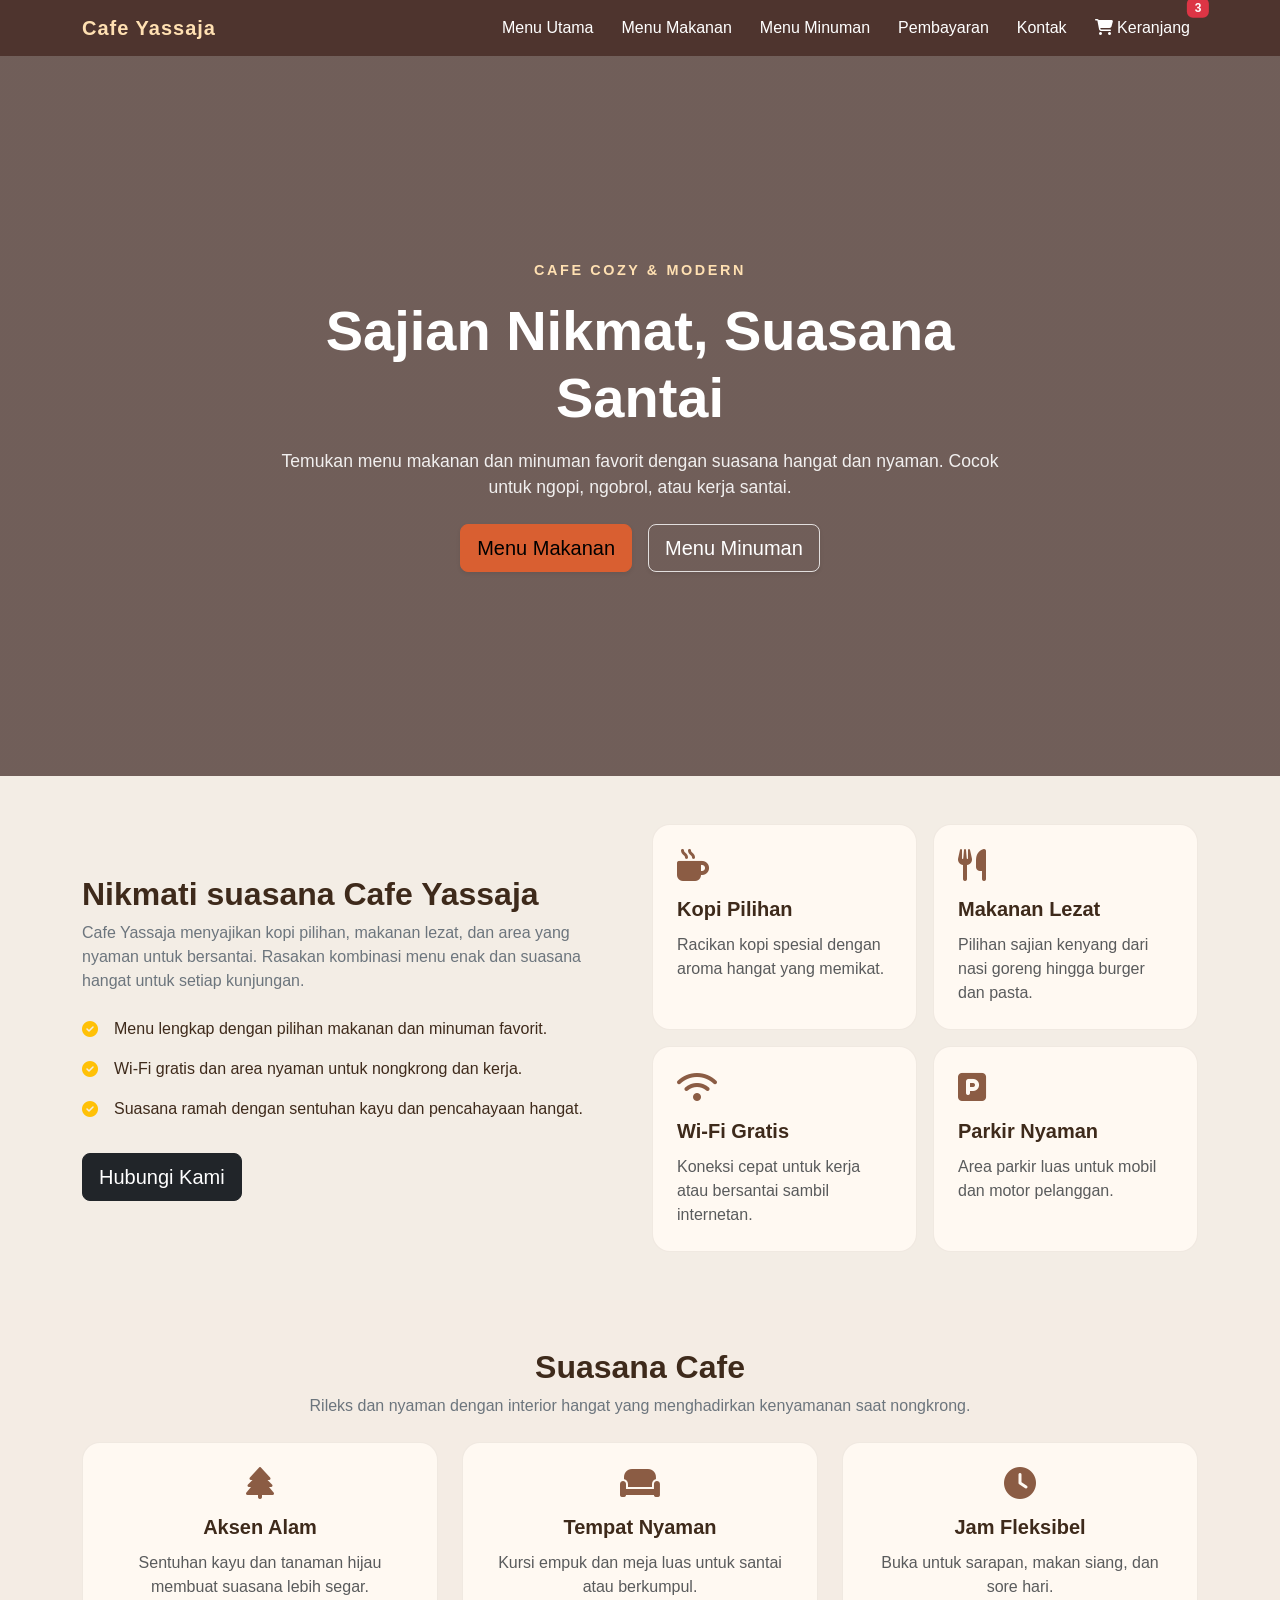
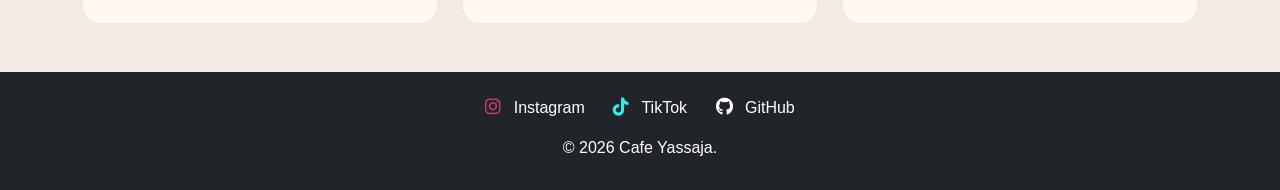
<file: halaman_utama/index.html>
<!DOCTYPE html>
<html lang="id">

<head>
    <meta charset="UTF-8">
    <meta name="viewport" content="width=device-width, initial-scale=1.0">
    <title>Menu Utama</title>

    <link href="https://cdn.jsdelivr.net/npm/bootstrap@5.3.3/dist/css/bootstrap.min.css" rel="stylesheet">
    <link rel="stylesheet" href="style1.css">

    <link rel="stylesheet" href="https://cdnjs.cloudflare.com/ajax/libs/font-awesome/6.5.0/css/all.min.css">
</head>

<body>

    <!-- Navbar -->
    <nav class="navbar navbar-expand-lg navbar-dark">
        <div class="container">

            <a class="navbar-brand" href="/halaman_utama/index.html">Cafe Yassaja</a>

            <!-- Tombol Navbar -->
            <button class="navbar-toggler" type="button" data-bs-toggle="collapse" data-bs-target="#menu">
                <span class="navbar-toggler-icon"></span>
            </button>

            <!-- Menu Navbar -->
            <div class="collapse navbar-collapse" id="menu">

                <ul class="navbar-nav ms-auto">

                    <li class="nav-item">
                        <a class="nav-link active" href="/halaman_utama/index.html">Menu Utama</a>
                    </li>

                    <li class="nav-item">
                        <a class="nav-link" href="../makanan/makanan.html">Menu Makanan</a>
                    </li>

                    <li class="nav-item">
                        <a class="nav-link" href="../minuman/minuman.html">Menu Minuman</a>
                    </li>

                    <li class="nav-item">
                        <a class="nav-link" href="../pembayaran/pembayaran.html">Pembayaran</a>
                    </li>

                    <li class="nav-item">
                        <a class="nav-link" href="../kontak/kontak.html">Kontak</a>
                    </li>

                    <li class="nav-item">
                        <a class="nav-link position-relative" href="../pembayaran/pembayaran.html">
                            <i class="fas fa-shopping-cart"></i> Keranjang
                            <span class="badge bg-danger position-absolute top-0 start-100 translate-middle">3</span>
                        </a>
                    </li>

                </ul>

            </div>
        </div>
    </nav>

    <main class="flex-fill">
        <section class="hero d-flex align-items-center">
            <div class="container">
                <div class="hero-content text-center">
                    <p class="eyebrow mb-3">Cafe Cozy & Modern</p>
                    <h1 class="display-4 fw-bold mb-3">Sajian Nikmat, Suasana Santai</h1>
                    <p class="lead text-white-75 mb-4">Temukan menu makanan dan minuman favorit dengan suasana hangat
                        dan nyaman. Cocok untuk ngopi, ngobrol, atau kerja santai.</p>
                    <div class="d-flex flex-column flex-sm-row justify-content-center gap-3">
                        <a href="../makanan/makanan.html" class="btn btn-warning btn-lg shadow-sm">Menu Makanan</a>
                        <a href="../minuman/minuman.html" class="btn btn-outline-light btn-lg shadow-sm">Menu
                            Minuman</a>
                    </div>
                </div>
            </div>
        </section>

        <section class="container py-5">
            <div class="row align-items-center gy-4">
                <div class="col-lg-6">
                    <h2 class="fw-bold">Nikmati suasana Cafe Yassaja</h2>
                    <p class="text-secondary">Cafe Yassaja menyajikan kopi pilihan, makanan lezat, dan area yang nyaman
                        untuk bersantai. Rasakan kombinasi menu enak dan suasana hangat untuk setiap kunjungan.</p>
                    <ul class="list-unstyled mt-4">
                        <li class="d-flex align-items-start mb-3">
                            <i class="fas fa-check-circle text-warning me-3 mt-1"></i>
                            Menu lengkap dengan pilihan makanan dan minuman favorit.
                        </li>
                        <li class="d-flex align-items-start mb-3">
                            <i class="fas fa-check-circle text-warning me-3 mt-1"></i>
                            Wi-Fi gratis dan area nyaman untuk nongkrong dan kerja.
                        </li>
                        <li class="d-flex align-items-start mb-3">
                            <i class="fas fa-check-circle text-warning me-3 mt-1"></i>
                            Suasana ramah dengan sentuhan kayu dan pencahayaan hangat.
                        </li>
                    </ul>
                    <a href="../kontak/kontak.html" class="btn btn-dark btn-lg mt-3">Hubungi Kami</a>
                </div>
                <div class="col-lg-6">
                    <div class="row g-3">
                        <div class="col-sm-6">
                            <div class="feature-card p-4 h-100">
                                <i class="fas fa-mug-hot fa-2x mb-3 text-brown"></i>
                                <h5 class="fw-bold">Kopi Pilihan</h5>
                                <p class="text-muted mb-0">Racikan kopi spesial dengan aroma hangat yang memikat.</p>
                            </div>
                        </div>
                        <div class="col-sm-6">
                            <div class="feature-card p-4 h-100">
                                <i class="fas fa-utensils fa-2x mb-3 text-brown"></i>
                                <h5 class="fw-bold">Makanan Lezat</h5>
                                <p class="text-muted mb-0">Pilihan sajian kenyang dari nasi goreng hingga burger dan
                                    pasta.</p>
                            </div>
                        </div>
                        <div class="col-sm-6">
                            <div class="feature-card p-4 h-100">
                                <i class="fas fa-wifi fa-2x mb-3 text-brown"></i>
                                <h5 class="fw-bold">Wi-Fi Gratis</h5>
                                <p class="text-muted mb-0">Koneksi cepat untuk kerja atau bersantai sambil internetan.
                                </p>
                            </div>
                        </div>
                        <div class="col-sm-6">
                            <div class="feature-card p-4 h-100">
                                <i class="fas fa-parking fa-2x mb-3 text-brown"></i>
                                <h5 class="fw-bold">Parkir Nyaman</h5>
                                <p class="text-muted mb-0">Area parkir luas untuk mobil dan motor pelanggan.</p>
                            </div>
                        </div>
                    </div>
                </div>
            </div>
        </section>

        <section class="bg-beige py-5">
            <div class="container">
                <div class="text-center mb-4">
                    <h2 class="fw-bold">Suasana Cafe</h2>
                    <p class="text-secondary mb-0">Rileks dan nyaman dengan interior hangat yang menghadirkan kenyamanan
                        saat nongkrong.</p>
                </div>
                <div class="row g-4">
                    <div class="col-md-4">
                        <div class="info-card p-4 text-center h-100">
                            <i class="fas fa-tree fa-2x mb-3 text-brown"></i>
                            <h5 class="fw-bold">Aksen Alam</h5>
                            <p class="text-muted mb-0">Sentuhan kayu dan tanaman hijau membuat suasana lebih segar.</p>
                        </div>
                    </div>
                    <div class="col-md-4">
                        <div class="info-card p-4 text-center h-100">
                            <i class="fas fa-couch fa-2x mb-3 text-brown"></i>
                            <h5 class="fw-bold">Tempat Nyaman</h5>
                            <p class="text-muted mb-0">Kursi empuk dan meja luas untuk santai atau berkumpul.</p>
                        </div>
                    </div>
                    <div class="col-md-4">
                        <div class="info-card p-4 text-center h-100">
                            <i class="fas fa-clock fa-2x mb-3 text-brown"></i>
                            <h5 class="fw-bold">Jam Fleksibel</h5>
                            <p class="text-muted mb-0">Buka untuk sarapan, makan siang, dan sore hari.</p>
                        </div>
                    </div>
                </div>
            </div>
        </section>
    </main>

    <footer class="bg-dark text-center py-4">

        <a href="https://instagram.com/ghiyas_jansel" target="_blank" class="social instagram">
            <i class="fab fa-instagram"></i> Instagram
        </a>

        <a href="https://tiktok.com/@goodworkkkk" target="_blank" class="social tiktok">
            <i class="fab fa-tiktok"></i> TikTok
        </a>

        <a href="https://github.com/ghiyasjanselrifat" target="_blank" class="social github">
            <i class="fab fa-github"></i> GitHub
        </a>

        <h6>
            © 2026 Cafe Yassaja.
        </h6>
    </footer>

    <script src="https://cdn.jsdelivr.net/npm/bootstrap@5.3.0/dist/js/bootstrap.bundle.min.js"></script>

</body>

</html>
</file>
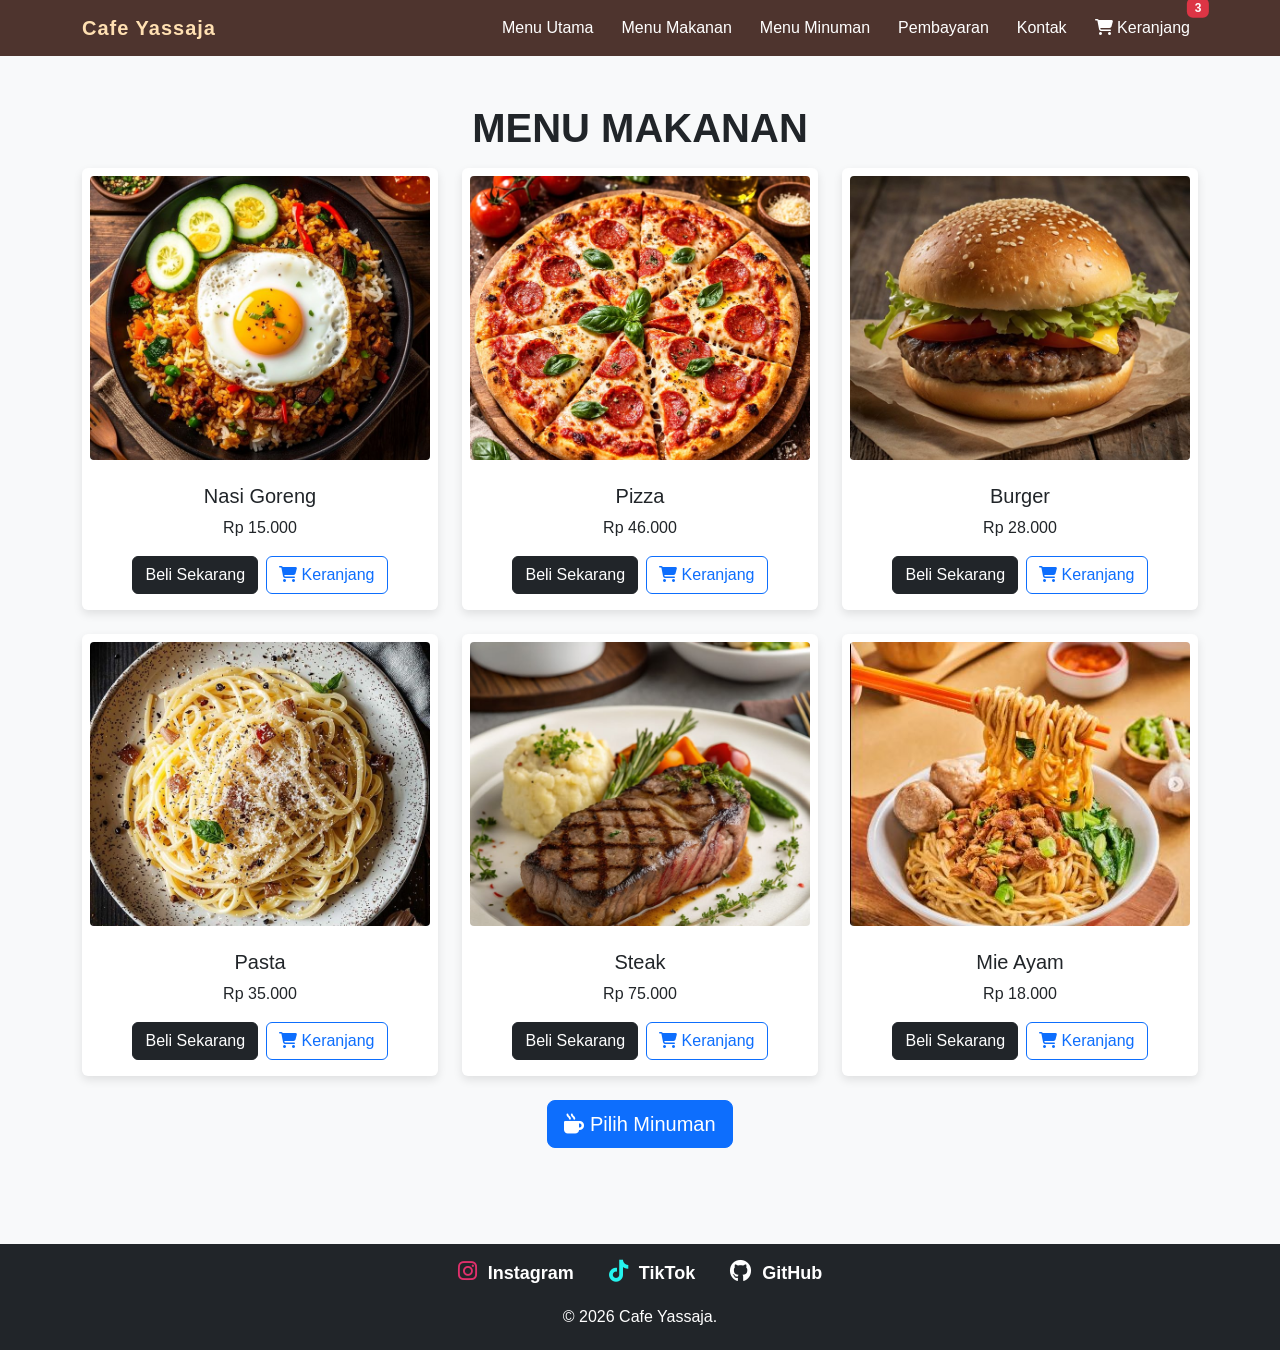
<file: makanan/makanan.html>
<!DOCTYPE html>
<html lang="id">

<head>
    <meta charset="UTF-8">
    <meta name="viewport" content="width=device-width, initial-scale=1.0">
    <title>Menu Makanan</title>

    <link href="https://cdn.jsdelivr.net/npm/bootstrap@5.3.3/dist/css/bootstrap.min.css" rel="stylesheet">
    <link rel="stylesheet" href="style2.css">

    <link rel="stylesheet" href="https://cdnjs.cloudflare.com/ajax/libs/font-awesome/6.5.0/css/all.min.css">
</head>

<body>

    <!-- Navbar -->
    <nav class="navbar navbar-expand-lg navbar-dark">
        <div class="container">

            <a class="navbar-brand" href="index.html">Cafe Yassaja</a>

            <!-- Tombol Navbar -->
            <button class="navbar-toggler" type="button" data-bs-toggle="collapse" data-bs-target="#menu">
                <span class="navbar-toggler-icon"></span>
            </button>

            <!-- Menu Navbar -->
            <div class="collapse navbar-collapse" id="menu">

                <ul class="navbar-nav ms-auto">

                    <li class="nav-item">
                        <a class="nav-link active" href="../halaman_utama/index.html">Menu Utama</a>
                    </li>

                    <li class="nav-item">
                        <a class="nav-link" href="../makanan/makanan.html">Menu Makanan</a>
                    </li>

                    <li class="nav-item">
                        <a class="nav-link" href="../minuman/minuman.html">Menu Minuman</a>
                    </li>

                    <li class="nav-item">
                        <a class="nav-link" href="../pembayaran/pembayaran.html">Pembayaran</a>
                    </li>

                    <li class="nav-item">
                        <a class="nav-link" href="../kontak/kontak.html">Kontak</a>
                    </li>

                    <li class="nav-item">
                        <a class="nav-link position-relative" href="../pembayaran/pembayaran.html">
                            <i class="fas fa-shopping-cart"></i> Keranjang
                            <span class="badge bg-danger position-absolute top-0 start-100 translate-middle">3</span>
                        </a>
                    </li>

                </ul>

            </div>
        </div>
    </nav>

    <!-- Menu -->
    <!-- Menu -->
    <div class="container py-5">

        <h1 class="text-center mb-3" style="font-weight: bold;">MENU MAKANAN</h1>

        <div class="row g-4">

            <!-- Produk 1 -->
            <div class="col-md-4">
                <div class="card product-card h-100">

                    <img src="nasi_goreng.jpg">

                    <div class="card-body text-center">
                        <h5>Nasi Goreng</h5>
                        <p class="price">Rp 15.000</p>
                        <div class="d-flex justify-content-center gap-2">
                            <button class="btn btn-dark">Beli Sekarang</button>
                            <button class="btn btn-outline-primary"><i class="fas fa-shopping-cart"></i>
                                Keranjang</button>
                        </div>
                    </div>

                </div>
            </div>

            <!-- Produk 2 -->
            <div class="col-md-4">
                <div class="card product-card h-100">

                    <img src="pizza.jpg">

                    <div class="card-body text-center">
                        <h5>Pizza</h5>
                        <p class="price">Rp 46.000</p>
                        <div class="d-flex justify-content-center gap-2">
                            <button class="btn btn-dark">Beli Sekarang</button>
                            <button class="btn btn-outline-primary"><i class="fas fa-shopping-cart"></i>
                                Keranjang</button>
                        </div>
                    </div>

                </div>
            </div>

            <!-- Produk 3 -->
            <div class="col-md-4">
                <div class="card product-card h-100">

                    <img src="burger.jpg">

                    <div class="card-body text-center">
                        <h5>Burger</h5>
                        <p class="price">Rp 28.000</p>
                        <div class="d-flex justify-content-center gap-2">
                            <button class="btn btn-dark">Beli Sekarang</button>
                            <button class="btn btn-outline-primary"><i class="fas fa-shopping-cart"></i>
                                Keranjang</button>
                        </div>
                    </div>

                </div>
            </div>

            <!-- Produk 4 -->
            <div class="col-md-4">
                <div class="card product-card h-100">

                    <img src="pasta.jpg">

                    <div class="card-body text-center">
                        <h5>Pasta</h5>
                        <p class="price">Rp 35.000</p>
                        <div class="d-flex justify-content-center gap-2">
                            <button class="btn btn-dark">Beli Sekarang</button>
                            <button class="btn btn-outline-primary"><i class="fas fa-shopping-cart"></i>
                                Keranjang</button>
                        </div>
                    </div>

                </div>
            </div>

            <!-- Produk 5 -->
            <div class="col-md-4">
                <div class="card product-card h-100">

                    <img src="steak.jpg">

                    <div class="card-body text-center">
                        <h5>Steak</h5>
                        <p class="price">Rp 75.000</p>
                        <div class="d-flex justify-content-center gap-2">
                            <button class="btn btn-dark">Beli Sekarang</button>
                            <button class="btn btn-outline-primary"><i class="fas fa-shopping-cart"></i>
                                Keranjang</button>
                        </div>
                    </div>

                </div>
            </div>

            <!-- Produk 6 -->
            <div class="col-md-4">
                <div class="card product-card h-100">

                    <img src="mie_ayam.jpg">

                    <div class="card-body text-center">
                        <h5>Mie Ayam</h5>
                        <p class="price">Rp 18.000</p>
                        <div class="d-flex justify-content-center gap-2">
                            <button class="btn btn-dark">Beli Sekarang</button>
                            <button class="btn btn-outline-primary"><i class="fas fa-shopping-cart"></i>
                                Keranjang</button>
                        </div>
                    </div>

                </div>
            </div>

            <div class="text-center mb-5">
                  <a href="../minuman/minuman.html" class="btn btn-primary btn-lg">
                  <i class="fas fa-mug-hot"></i> Pilih Minuman
                 </a>
            </div>

        </div>
    </div>

    <!-- Footer -->
    <footer class="bg-dark text-center py-3 mt-auto">

        <a href="https://instagram.com/ghiyas_jansel" target="_blank" class="social instagram">
            <i class="fab fa-instagram"></i> Instagram
        </a>

        <a href="https://tiktok.com/@goodworkkkk" target="_blank" class="social tiktok">
            <i class="fab fa-tiktok"></i> TikTok
        </a>

        <a href="https://github.com/ghiyasjanselrifat" target="_blank" class="social github">
            <i class="fab fa-github"></i> GitHub
        </a>

        <h6>
            © 2026 Cafe Yassaja.
        </h6>

    </footer>

    <script src="https://cdn.jsdelivr.net/npm/bootstrap@5.3.0/dist/js/bootstrap.bundle.min.js"></script>

</body>

</html>
</file>
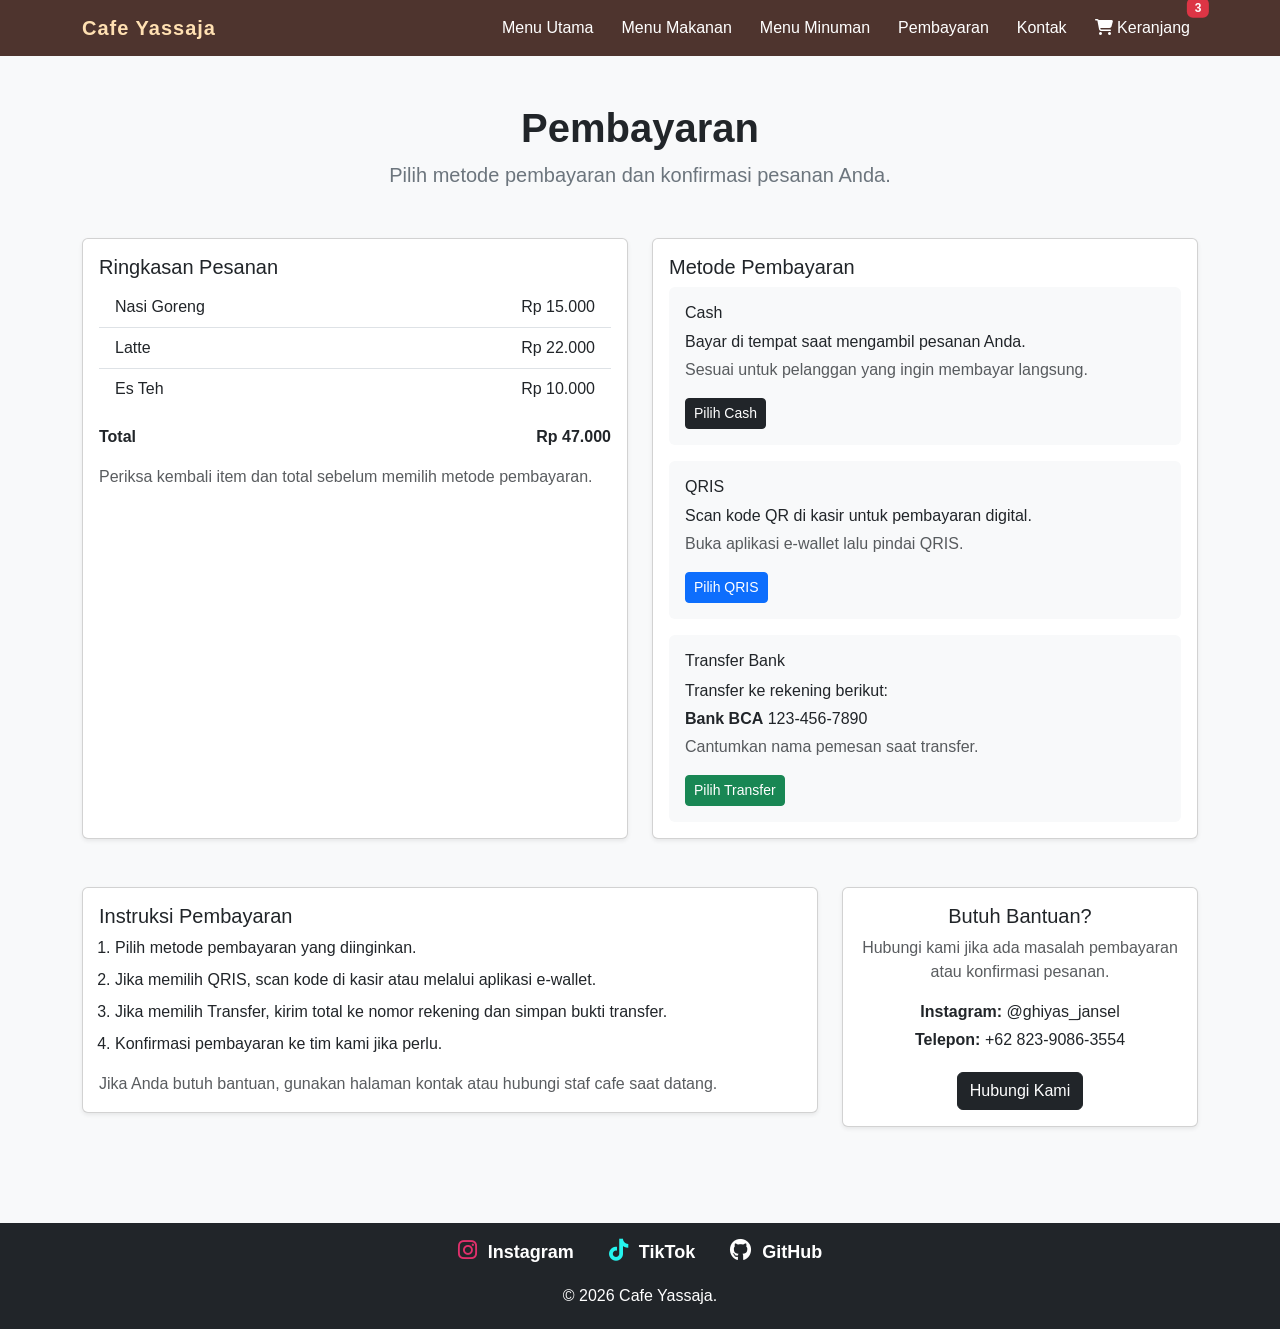
<file: pembayaran/pembayaran.html>
<!DOCTYPE html>
<html lang="id">

<head>
    <meta charset="UTF-8">
    <meta name="viewport" content="width=device-width, initial-scale=1.0">
    <title>Pembayaran</title>

    <link href="https://cdn.jsdelivr.net/npm/bootstrap@5.3.3/dist/css/bootstrap.min.css" rel="stylesheet">
    <link rel="stylesheet" href="style4.css">

    <link rel="stylesheet" href="https://cdnjs.cloudflare.com/ajax/libs/font-awesome/6.5.0/css/all.min.css">
</head>

<body>

    <!-- Navbar -->
    <nav class="navbar navbar-expand-lg navbar-dark">
        <div class="container">

            <a class="navbar-brand" href="index.html">Cafe Yassaja</a>

            <!-- Tombol Navbar -->
            <button class="navbar-toggler" type="button" data-bs-toggle="collapse" data-bs-target="#menu">
                <span class="navbar-toggler-icon"></span>
            </button>

            <!-- Menu Navbar -->
            <div class="collapse navbar-collapse" id="menu">

                <ul class="navbar-nav ms-auto">

                    <li class="nav-item">
                        <a class="nav-link active" href="../halaman_utama/index.html">Menu Utama</a>
                    </li>

                    <li class="nav-item">
                        <a class="nav-link" href="../makanan/makanan.html">Menu Makanan</a>
                    </li>

                    <li class="nav-item">
                        <a class="nav-link" href="../minuman/minuman.html">Menu Minuman</a>
                    </li>

                    <li class="nav-item">
                        <a class="nav-link" href="../pembayaran/pembayaran.html">Pembayaran</a>
                    </li>

                    <li class="nav-item">
                        <a class="nav-link" href="../kontak/kontak.html">Kontak</a>
                    </li>

                    <li class="nav-item">
                        <a class="nav-link position-relative" href="#">
                            <i class="fas fa-shopping-cart"></i> Keranjang
                            <span class="badge bg-danger position-absolute top-0 start-100 translate-middle">3</span>
                        </a>
                    </li>

                </ul>

            </div>
        </div>
    </nav>

    <div class="container py-5">
        <div class="text-center mb-5">
            <h1 class="fw-bold">Pembayaran</h1>
            <p class="fs-5 text-secondary">Pilih metode pembayaran dan konfirmasi pesanan Anda.</p>
        </div>

        <div class="row g-4 mb-5">
            <div class="col-lg-6">
                <div class="card shadow-sm h-100">
                    <div class="card-body">
                        <h5 class="card-title">Ringkasan Pesanan</h5>
                        <ul class="list-group list-group-flush mb-3">
                            <li class="list-group-item d-flex justify-content-between align-items-center">
                                Nasi Goreng
                                <span>Rp 15.000</span>
                            </li>
                            <li class="list-group-item d-flex justify-content-between align-items-center">
                                Latte
                                <span>Rp 22.000</span>
                            </li>
                            <li class="list-group-item d-flex justify-content-between align-items-center">
                                Es Teh
                                <span>Rp 10.000</span>
                            </li>
                        </ul>
                        <div class="d-flex justify-content-between fw-bold">
                            <span>Total</span>
                            <span>Rp 47.000</span>
                        </div>
                        <p class="text-muted mt-3 mb-0">Periksa kembali item dan total sebelum memilih metode
                            pembayaran.</p>
                    </div>
                </div>
            </div>

            <div class="col-lg-6">
                <div class="card shadow-sm h-100">
                    <div class="card-body">
                        <h5 class="card-title">Metode Pembayaran</h5>
                        <div class="row g-3">
                            <div class="col-12" id="cash">
                                <div class="card bg-light border-0">
                                    <div class="card-body p-3">
                                        <h6 class="card-title">Cash</h6>
                                        <p class="card-text mb-1">Bayar di tempat saat mengambil pesanan Anda.</p>
                                        <p class="text-muted mb-3 mb-0">Sesuai untuk pelanggan yang ingin membayar
                                            langsung.</p>
                                        <button class="btn btn-dark btn-sm">Pilih Cash</button>
                                    </div>
                                </div>
                            </div>
                            <div class="col-12" id="qris">
                                <div class="card bg-light border-0">
                                    <div class="card-body p-3">
                                        <h6 class="card-title">QRIS</h6>
                                        <p class="card-text mb-1">Scan kode QR di kasir untuk pembayaran digital.</p>
                                        <p class="text-muted mb-3 mb-0">Buka aplikasi e-wallet lalu pindai QRIS.</p>
                                        <button class="btn btn-primary btn-sm">Pilih QRIS</button>
                                    </div>
                                </div>
                            </div>
                            <div class="col-12" id="transfer">
                                <div class="card bg-light border-0">
                                    <div class="card-body p-3">
                                        <h6 class="card-title">Transfer Bank</h6>
                                        <p class="card-text mb-1">Transfer ke rekening berikut:</p>
                                        <p class="mb-1"><strong>Bank BCA</strong> 123-456-7890</p>
                                        <p class="text-muted mb-3 mb-0">Cantumkan nama pemesan saat transfer.</p>
                                        <button class="btn btn-success btn-sm">Pilih Transfer</button>
                                    </div>
                                </div>
                            </div>
                        </div>
                    </div>
                </div>
            </div>
        </div>

        <div class="row g-4 mb-5">
            <div class="col-lg-8">
                <div class="card shadow-sm">
                    <div class="card-body">
                        <h5 class="card-title">Instruksi Pembayaran</h5>
                        <ol class="ps-3">
                            <li class="mb-2">Pilih metode pembayaran yang diinginkan.</li>
                            <li class="mb-2">Jika memilih QRIS, scan kode di kasir atau melalui aplikasi e-wallet.</li>
                            <li class="mb-2">Jika memilih Transfer, kirim total ke nomor rekening dan simpan bukti
                                transfer.</li>
                            <li class="mb-2">Konfirmasi pembayaran ke tim kami jika perlu.</li>
                        </ol>
                        <p class="text-muted mb-0">Jika Anda butuh bantuan, gunakan halaman kontak atau hubungi staf
                            cafe saat datang.</p>
                    </div>
                </div>
            </div>

            <div class="col-lg-4">
                <div class="card shadow-sm">
                    <div class="card-body text-center">
                        <h5 class="card-title">Butuh Bantuan?</h5>
                        <p class="text-muted">Hubungi kami jika ada masalah pembayaran atau konfirmasi pesanan.</p>
                        <p class="mb-1"><strong>Instagram:</strong> @ghiyas_jansel</p>
                        <p class="mb-1"><strong>Telepon:</strong> +62 823-9086-3554</p>
                        <a href="../kontak/kontak.html" class="btn btn-dark mt-3">Hubungi Kami</a>
                    </div>
                </div>
            </div>
        </div>
    </div>

    <footer class="bg-dark text-center py-3 mt-auto">

        <a href="https://instagram.com/ghiyas_jansel" target="_blank" class="social instagram">
            <i class="fab fa-instagram"></i> Instagram
        </a>

        <a href="https://tiktok.com/@goodworkkkk" target="_blank" class="social tiktok">
            <i class="fab fa-tiktok"></i> TikTok
        </a>

        <a href="https://github.com/ghiyasjanselrifat" target="_blank" class="social github">
            <i class="fab fa-github"></i> GitHub
        </a>

        <h6>
            © 2026 Cafe Yassaja.
        </h6>

    </footer>

    <script src="https://cdn.jsdelivr.net/npm/bootstrap@5.3.0/dist/js/bootstrap.bundle.min.js"></script>

</body>

</html>
</file>
<file: halaman_utama/style1.css>
body {
    font-family: "Segoe UI", Tahoma, Geneva, Verdana, sans-serif;
    background-color: #f3ede5;
    color: #3e2a1b;
}

html, body {
    height: 100%;
    margin: 0;
}

body {
    display: flex;
    flex-direction: column;
    min-height: 100vh;
}

main {
    flex: 1;
}

/* Navbar */
.navbar {
    background-color: #4e342e;
}

.navbar-brand {
    font-weight: bold;
    color: #ffe0b2 !important;
    letter-spacing: 0.05em;
}

.nav-link {
    color: #fff !important;
    margin-left: 12px;
    font-weight: 500;
}

.nav-link:hover {
    color: #ffcc80 !important;
}

/* Hero */
.hero {
    min-height: 80vh;
    background: linear-gradient(rgba(62, 39, 35, 0.72), rgba(62, 39, 35, 0.72)),
        url('https://images.unsplash.com/photo-1511920170033-f8396924c348?auto=format&fit=crop&w=1350&q=80') center/cover no-repeat;
    display: flex;
    align-items: center;
    text-align: center;
    color: #ffffff;
}

.hero-content {
    max-width: 760px;
    margin: 0 auto;
}

.eyebrow {
    text-transform: uppercase;
    letter-spacing: 0.18em;
    color: #ffe0b2;
    font-weight: 700;
    font-size: 0.9rem;
}

.hero h1 {
    color: #ffffff;
}

.hero p.lead {
    color: rgba(255, 255, 255, 0.9);
    font-size: 1.1rem;
}

.btn-warning {
    background-color: #d95f31;
    border-color: #d95f31;
}

.btn-warning:hover,
.btn-warning:focus {
    background-color: #c4552d;
    border-color: #c4552d;
}

.btn-outline-light {
    color: #ffffff;
    border-color: rgba(255, 255, 255, 0.8);
}

.btn-outline-light:hover,
.btn-outline-light:focus {
    color: #3e2a1b;
    background-color: #ffffff;
    border-color: #ffffff;
}

.feature-card,
.info-card {
    background-color: #fff9f2;
    border: 1px solid rgba(62, 39, 35, 0.08);
    border-radius: 18px;
}

.feature-card h5,
.info-card h5 {
    margin-bottom: 0.75rem;
}

.feature-card p,
.info-card p {
    color: #6c5845;
}

.text-brown {
    color: #8b5c44;
}

.bg-beige {
    background-color: #f4ece4;
}

footer {
    background-color: #3e2723;
}

footer a {
    text-decoration: none;
    color: #fff;
    margin: 0 12px;
    font-size: 16px;
    font-weight: 500;
    transition: opacity 0.3s ease;
}

footer h6 {
    color: #ffffff;
    margin-top: 18px;
    font-weight: 400;
}

footer a i {
    margin-right: 8px;
    font-size: 18px;
}

.instagram i {
    color: #E1306C;
}

.tiktok i {
    color: #25F4EE;
}

.github i {
    color: #ffffff;
}

footer a:hover {
    opacity: 0.8;
}

@media (max-width: 768px) {
    .hero {
        min-height: 70vh;
    }

    .hero h1 {
        font-size: 2.5rem;
    }
}
</file>
<file: makanan/style2.css>
body {
    font-family: Arial, sans-serif;
    background-color: #f8f9fa;
}

html, body {
    height: 100%;
    margin: 0;
}

body {
    display: flex;
    flex-direction: column;
    min-height: 100vh;
}

main {
    flex: 1;
}

/* Navbar */
.navbar {
    background-color: #4e342e;
}

.navbar-brand {
    font-weight: bold;
    color: #ffe0b2 !important;
    letter-spacing: 0.05em;
}

.nav-link {
    color: #fff !important;
    margin-left: 12px;
    font-weight: 500;
}

.nav-link:hover {
    color: #ffcc80 !important;
}

/* Bingkai foto */
.product-card img{
    width: 100%;
    height: 300px;
    object-fit: cover;
    padding: 8px;              /* jarak isi ke bingkai */
    border-radius: 12px;      /* sudut melengkung */
    background: white;
}

/* Card */
.card {
    transition: 0.3s;
    border: none;
    box-shadow: 0 4px 10px rgba(0,0,0,0.1);
}

.card:hover {
    transform: scale(1.05);
}


footer a {
    text-decoration: none;
    color: white;              /* tulisan putih */
    margin: 0 15px;
    font-size: 18px;
    font-weight: bold;
    transition: 0.3s;
}

footer h6 {
    color: white;
    margin-top: 20px;
    font-weight: normal;
}

/* Icon */
footer a i {
    margin-right: 6px;
    font-size: 22px;
}

/* Warna icon saja */
.instagram i {
    color: #E1306C;   /* Pink */
}

.tiktok i {
    color: #25F4EE;   /* Cyan */
}

.github i {
    color: white;     /* Putih */
}

footer a:hover {
    opacity: 0.8;
}
</file>
<file: pembayaran/style4.css>
body {
    font-family: Arial, sans-serif;
    background-color: #f8f9fa;
}

html, body {
    height: 100%;
    margin: 0;
}

body {
    display: flex;
    flex-direction: column;
    min-height: 100vh;
}

main {
    flex: 1;
}

/* Navbar */
.navbar {
    background-color: #4e342e;
}

.navbar-brand {
    font-weight: bold;
    color: #ffe0b2 !important;
    letter-spacing: 0.05em;
}

.nav-link {
    color: #fff !important;
    margin-left: 12px;
    font-weight: 500;
}

.nav-link:hover {
    color: #ffcc80 !important;
}

/* Pembayaran */
.pembayaran {
    padding: 80px 20px;
}

.bayar-card {
    border: none;
    border-radius: 15px;
    transition: 0.3s;
    box-shadow: 0 4px 10px rgba(0,0,0,0.1);
}

.bayar-card:hover {
    transform: translateY(-10px);
}

.bayar-card h3 {
    margin-bottom: 15px;
}

.bayar-card p {
    margin-bottom: 20px;
}

footer a {
    text-decoration: none;
    color: white;              /* tulisan putih */
    margin: 0 15px;
    font-size: 18px;
    font-weight: bold;
    transition: 0.3s;
}

footer h6 {
    color: white;
    margin-top: 20px;
    font-weight: normal;
}

/* Icon */
footer a i {
    margin-right: 6px;
    font-size: 22px;
}

/* Warna icon saja */
.instagram i {
    color: #E1306C;   /* Pink */
}

.tiktok i {
    color: #25F4EE;   /* Cyan */
}

.github i {
    color: white;     /* Putih */
}

footer a:hover {
    opacity: 0.8;
}
</file>
